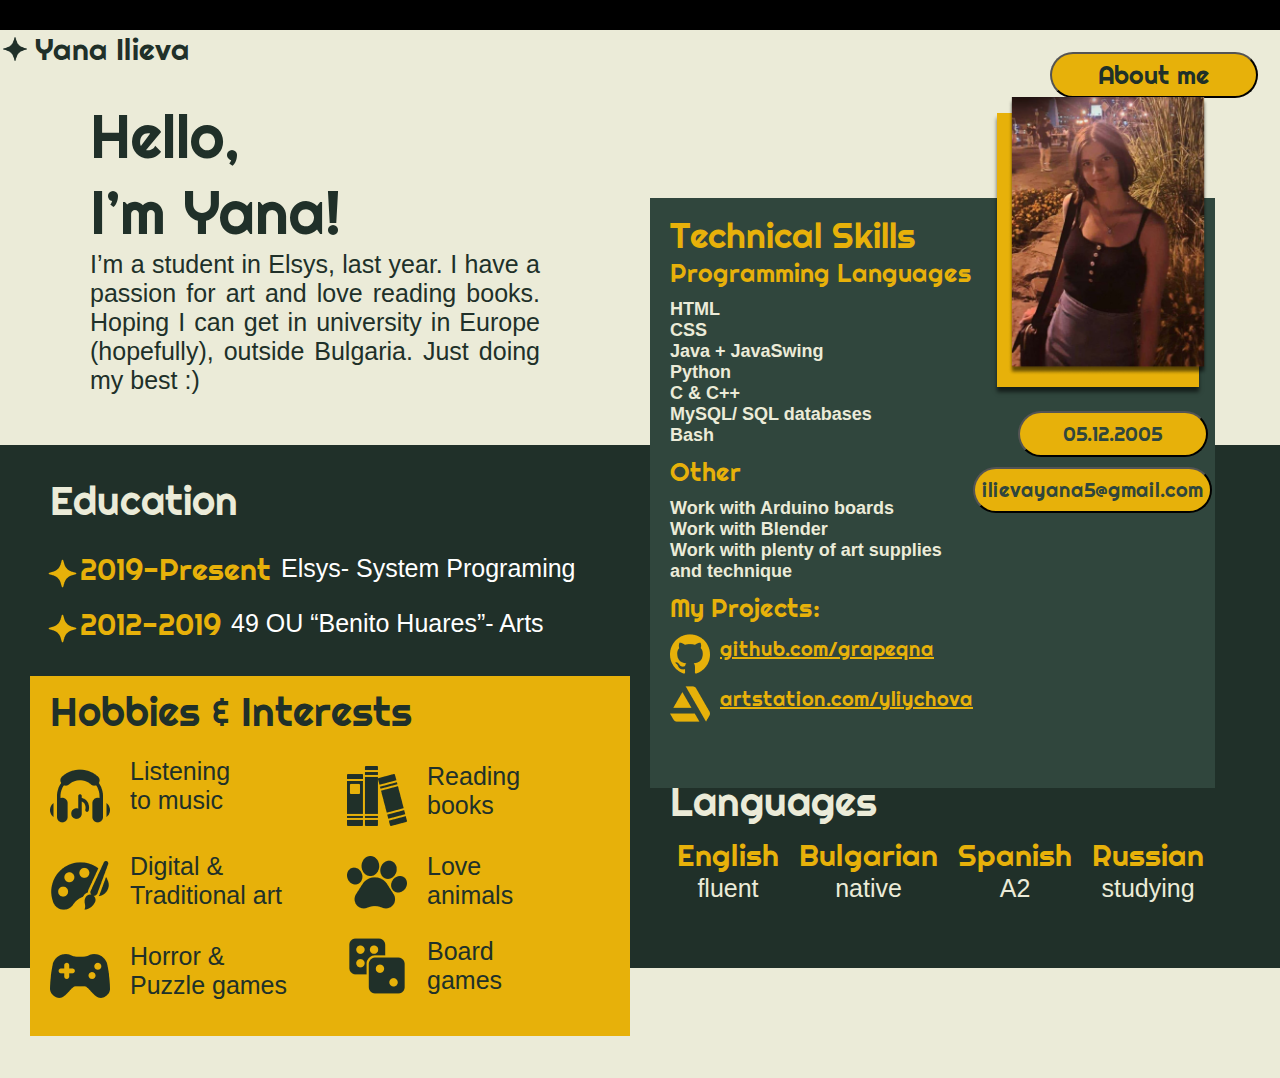
<file: az.html>
<!DOCTYPE html>
<html lang="en">

<head>
    <meta charset="UTF-8">
    <meta name="viewport" content="width=device-width, initial-scale=1.0">
    <title>Portfolio</title>
    <link rel="stylesheet" type="text/css" href="styles.css">
    <link rel="stylesheet" href="https://fonts.googleapis.com/css2?family=Righteous&display=swap">
</head>

<body>
    <div class="rec1"></div>

    <div class="heading">
        <img class="blackstar" src="./images/blackstar.png">
        <h2 class="name"> Yana Ilieva</h2>
    </div>

    <button class="button">About me</button>

    <div class="container">
        <div class="text-content">
            <h1 class="hello">Hello, <br>
                I’m Yana!</h1>

            <h5 class="bio"> I’m a student in Elsys, last year. I have a passion for art and love reading books. Hoping
                I can get in university in Europe (hopefully), outside Bulgaria. Just doing my best :) </h5>
            <div class="rec3">
                <h2 class="edu">Education<br></h2>

                <div class="link-cont" style="margin-top: 20px;">
                    <img src="./images/star.png" style="margin-left: 45px; margin-top: 10px;">
                    <h3 class="school">2019-present</h3>
                    <h4 class="sch-name">Elsys- System programing</h4>
                </div>

                <div class="link-cont" style="margin-top: 10px;">
                    <img src="./images/star.png" style="margin-left: 45px; margin-top: 10px;">
                    <h3 class="school">2012-2019</h3>
                    <h4 class="sch-name">49 OU “Benito huares”- arts</h4>
                </div>
                <div class="container">
                    <div class="rec4">
                        <h2 class="hobbies">hobbies & Interests </h2>
                        <div class="hob-cont">
                            <div class="left-column">
                                <div class="link-cont">
                                    <img class="hob" style="margin-left: 20px; margin-top: 90px;"
                                        src="./images/music.png">
                                    <h3 class="hob2" style="margin-top: 70px;">Listening <br> to music</h3>
                                </div>

                                <div class="link-cont">
                                    <img class="hob" style="margin-left: 20px; margin-top: 30px;"
                                        src="./images/art.png">
                                    <h3 class="hob2" style="margin-top: 20px;">Digital & <br>Traditional art </h3>
                                </div>

                                <div class="link-cont">
                                    <img class="hob" style="margin-left: 20px; margin-top: 30px;"
                                        src="./images/games.png">
                                    <h3 class="hob2" style="margin-top: 20px;">Horror & <br> Puzzle games </h3>
                                </div>
                            </div>

                            <div class="right-column" style="margin-left: 40px; margin-top: 60px;">
                                <div class="link-cont">
                                    <img class="hob" style="margin-left: 20px; margin-top: 30px;"
                                        src="./images/books.png">
                                    <h3 class="hob2" style="margin-top: 20px;">Reading <br> books</h3>
                                </div>

                                <div class="link-cont">
                                    <img class="hob" style="margin-left: 20px; margin-top: 30px;"
                                        src="./images/animals.png">
                                    <h3 class="hob2" style="margin-top: 20px;">Love <br> animals</h3>
                                </div>

                                <div class="link-cont">
                                    <img class="hob" style="margin-left: 20px; margin-top: 20px;"
                                        src="./images/board.png">
                                    <h3 class="hob2" style="margin-top: 20px;">Board <br> games</h3>
                                </div>
                            </div>
                        </div>

                    </div>
                    <h1 class="languages" style="margin-top: 130px;">languages</h1>
                    <div class="container" style="margin-top: 190px; margin-left: -200px;">
                        <div class="lng-column">
                            <h1 class="lng1">English</h1>
                            <h2 class="level">fluent</h2>
                        </div>
                        <div class="lng-column">
                            <h1 class="lng1">Bulgarian</h1>
                            <h2 class="level">native</h2>
                        </div>
                        <div class="lng-column">
                            <h1 class="lng1">Spanish</h1>
                            <h2 class="level">A2</h2>
                        </div>
                        <div class="lng-column">
                            <h1 class="lng1">Russian</h1>
                            <h2 class="level">studying</h2>
                        </div>
                    </div>
                </div>
            </div>
        </div>

        <div class="combined-container">

            <div class="rec2"></div>
            <div class="overlay">
                <div class="photo-cont">
                    <div class="left column">
                        <h3 class="skills">Technical skills</h3>
                        <h4 class="lang">programming languages</h4>
                        <h5 class="langs">HTML<br>
                            CSS<br>
                            Java + JavaSwing<br>
                            Python<br>
                            C & C++<br>
                            MySQL/ SQL databases<br>
                            Bash
                        </h5>
                        <h4 class="other">Other</h4>
                        <h5 class="langs">Work with Arduino boards<br>
                            Work with Blender<br>
                            Work with plenty of art supplies
                            and technique
                        </h5>
                        <h4 class="other">My projects:</h4>
                        <div class="link-cont">
                            <img class="icon" src="./images/github.png">
                            <a class="links" href="https://github.com/grapeqna">github.com/grapeqna<br></a>
                        </div>
                        <div class="link-cont">
                            <img class="icon" src="./images/artstation.png">
                            <a class="links" href="https://www.artstation.com/yliychova">artstation.com/yliychova</a>
                        </div>
                    </div>
                    <div class="right column">
                        <img class="me" src="./images/az.png">
                        <div class="rec-photo"></div>
                        <div class="right column">
                            <button class="date">05.12.2005</button>
                            <button class="email">ilievayana5@gmail.com</button>
                        </div>
                    </div>
                </div>
            </div>
        </div>
    </div>
</body>

</html>
</file>
<file: styles.css>
body {
    background-color: #EBEBD8; 
    font-family: 'Righteous', sans-serif;
    margin: 0;
}
.heading {
    display: flex;
    align-items: center;
}
.blackstar{
    width: 30px;
    height: 30px;
    flex-shrink: 0;
    /* margin-top: 30px; */
    margin-right: 5px;
}

.name{
    color: #203029;
    font-family: 'Righteous', sans-serif;
    font-size: 30px;
    font-style: normal;
    font-weight: 400;
    line-height: normal;
    /* margin-top: 30px; */
}

* {
    margin: 0;
    padding: 0;
}

.rec1 {
    width: 100%;
    height: 30px;
    flex-shrink: 0;
    background: #000;
    /* position: fixed; */
    top: 0;
    left: 0;
    z-index: 3; 
}

.button {
    width: 208px;
    height: 46px;
    flex-shrink: 0;
    border-radius: 25px;
    background: #E7B10A;
    color: #203029;
    font-family: 'Righteous', sans-serif;
    font-size: 25px;
    font-style: normal;
    font-weight: 400;
    line-height: normal;
    margin-top: -35px; 
    margin-right: 10px;
    margin-left: 1050px;
}

.button::after {
    content: 'does nothing'; 
    display: none; 
    position: absolute;
    top: 100%;
    right: 50%;
    transform: translateX(50%);
    padding: 10px;
    background: #f1c6374f; 
    border-radius: 5px;
    color: #203029;
    font-size: 14px;
    white-space: nowrap;
}


.container {
    display: flex;
}
.text-content {
    display: flex;
    flex-direction: column;
}

.hello{
    color: #203029;
    font-family: 'Righteous', sans-serif;
    font-size: 60px;
    font-style: normal;
    font-weight: 400;
    line-height: normal;
    /* margin-top: 10px; */
    margin-left: 90px;
}

.bio{
    width: 450px;
    color: #203029;
    text-align: justify;
    font-family: 'Josefin Sans', sans-serif;
    font-size: 25px;
    font-style: normal;
    font-weight: 500;
    line-height: normal; 
    margin-left: 90px;
}


.combined-container {
    position: relative;
    display: flex;
}

.overlay {
    position: absolute;
    top: 100;
    right: 110;
    width: 100%;
    height: 100%;
    z-index: 3; 
    background: rgba(255, 255, 255, 0);
    margin-top: 110px;
    margin-left: -640px;
}

.rec2{
    position: relative;
    background: #30463D;
    width: 565px;
    height: 590px;
    flex-shrink: 0;
    right: 0;
    flex-shrink: 0;
    margin-left: -650px;
    margin-top: 100px;
    z-index: 2;
}

.photo-cont{
    display: flex;
    align-items: center;
}


.skills{
    order:1;
    color: #E7B10A;
    font-family: 'Righteous', sans-serif;
    font-size: 35px;
    font-style: normal;
    font-weight: 400;
    line-height: normal;
    text-transform: capitalize;
    margin-left: 10px;
    margin-top: 5px;
}

.lang{
    color: #E7B10A;
    font-family: 'Righteous', sans-serif;
    font-size: 25px;
    font-style: normal;
    font-weight: 400;
    line-height: normal;
    text-transform: capitalize;
    margin-left: 10px;
}

.langs{
    color: #EBEBD8;
    font-family: 'Josefin Sans', sans-serif;
    font-size: 18px;
    font-style: normal;
    font-weight: 600;
    line-height: normal;
    margin-left: 10px;
    margin-top: 10px;
}

.other{
    color: #E7B10A;
    font-family: 'Righteous', sans-serif;
    font-size: 25px;
    font-style: normal;
    font-weight: 400;
    line-height: normal;
    text-transform: capitalize;
    margin-left: 10px;
    margin-top: 10px;
}

.link-cont {
    display: flex;
    align-items: center;
 
}

.icon{
    margin-left: 10px;
    margin-top: 10px;
}

.links{
    color: #E7B10A;
    font-family: 'Righteous', sans-serif;
    font-size: 20px;
    font-style: normal;
    font-weight: 400;
    line-height: normal;
    margin-left: 10px;
}

.left-column {
    display: flex;
    flex-direction: column;
}

.right.column {
    display: flex;
    flex-direction: column;
    align-items: center; 
    margin-top: -30px;
    /* margin-left: 10px; */
}


.rec-photo{
    order:2;
    width: 202px;
    height: 274px;
    flex-shrink: 0;
    background: #E7B10A;
    box-shadow: 0px 5px 4px 0px rgba(0, 0, 0, 0.58);
    z-index: 4;
    margin-top: -400px;
    margin-left: 10px;
} 

.me{
    order: 4;
    width: 200px;
    height: 279px;
    flex-shrink: 0;
    margin-top: -290px;
    margin-left: 30px;
    z-index: 5;
}

.date{
    width: 190px;
    height: 46px;
    flex-shrink: 0;
    border-radius: 25px;
    background: #E7B10A;
    color: #30463D;
    font-family: 'Righteous', sans-serif;
    font-size: 20px;
    font-style: normal;
    font-weight: 400;
    line-height: normal;
    position: relative;
    top: -10px;
    z-index: 6;
    margin-left: 40px;
}

.email{
    width: 239px;
    height: 46px;
    flex-shrink: 0;
    border-radius: 25px;
    background: #E7B10A;
    color: #30463D;
    font-family: 'Righteous', sans-serif;
    font-size: 20px;
    font-style: normal;
    font-weight: 400;
    line-height: normal;
}

.rec3{
    background: #203029;
    width: 1300px;
    height: 523px;
    flex-shrink: 0;
    z-index: 1;
    margin-top: 50px;
}

.edu{
    color: #EBEBD8;
    font-family: 'Righteous', sans-serif;
    font-size: 40px;
    font-style: normal;
    font-weight: 400;
    line-height: normal;
    text-transform: capitalize;
    margin-left: 50px;
    margin-top: 30px;
}

.school{
    color: #E7B10A;
    font-family: 'Righteous', sans-serif;
    font-size: 30px;
    font-style: normal;
    font-weight: 400;
    line-height: normal;
    text-transform: capitalize;
}

.sch-name{
    color: #FFF;
    font-family: 'Josefin Sans', sans-serif;
    font-size: 25px;
    font-style: normal;
    font-weight: 400;
    line-height: normal;
    text-transform: capitalize;
    margin-left: 10px;
}

.rec4{
    background: #E7B10A;
    width: 600px;
    height: 360px;
    flex-shrink: 0;
    margin-left: 30px;
    margin-top: 30px;
}

.hobbies{
    position: absolute;
    color: #203029;
    font-family: 'Righteous', sans-serif;
    font-size: 40px;
    font-style: normal;
    font-weight: 400;
    line-height: normal;
    text-transform: capitalize;
    margin-left: 20px;
    margin-top: 10px;
}

.hob-cont{
    display: flex;
}

.hob{
    width: 60px;
    height: 60px;
    flex-shrink: 0;
}

.hob2{
    color: #203029;
    font-family: 'Josefin Sans', sans-serif;
    font-size: 25px;
    font-style: normal;
    font-weight: 400;
    line-height: normal;
    margin-left: 20px;
}

.languages{
    color: #EBEBD8;
    font-family: 'Righteous', sans-serif;
    font-size: 40px;
    font-style: normal;
    font-weight: 400;
    line-height: normal;
    text-transform: capitalize;
    margin-left: 40px;
}

.lng-column {
    display: flex;
    flex-direction: column;
    align-items: center; 
    margin-right: 20px;
}

.lng1{
    color: #E7B10A;
    font-family: 'Righteous', sans-serif;
    font-size: 30px;
    font-style: normal;
    font-weight: 400;
    line-height: normal;
}

.level{
    color: #EBEBD8;
    font-family: 'Josefin Sans', sans-serif;
    font-size: 25px;
    font-style: normal;
    font-weight: 400;
    line-height: normal;
}
</file>
